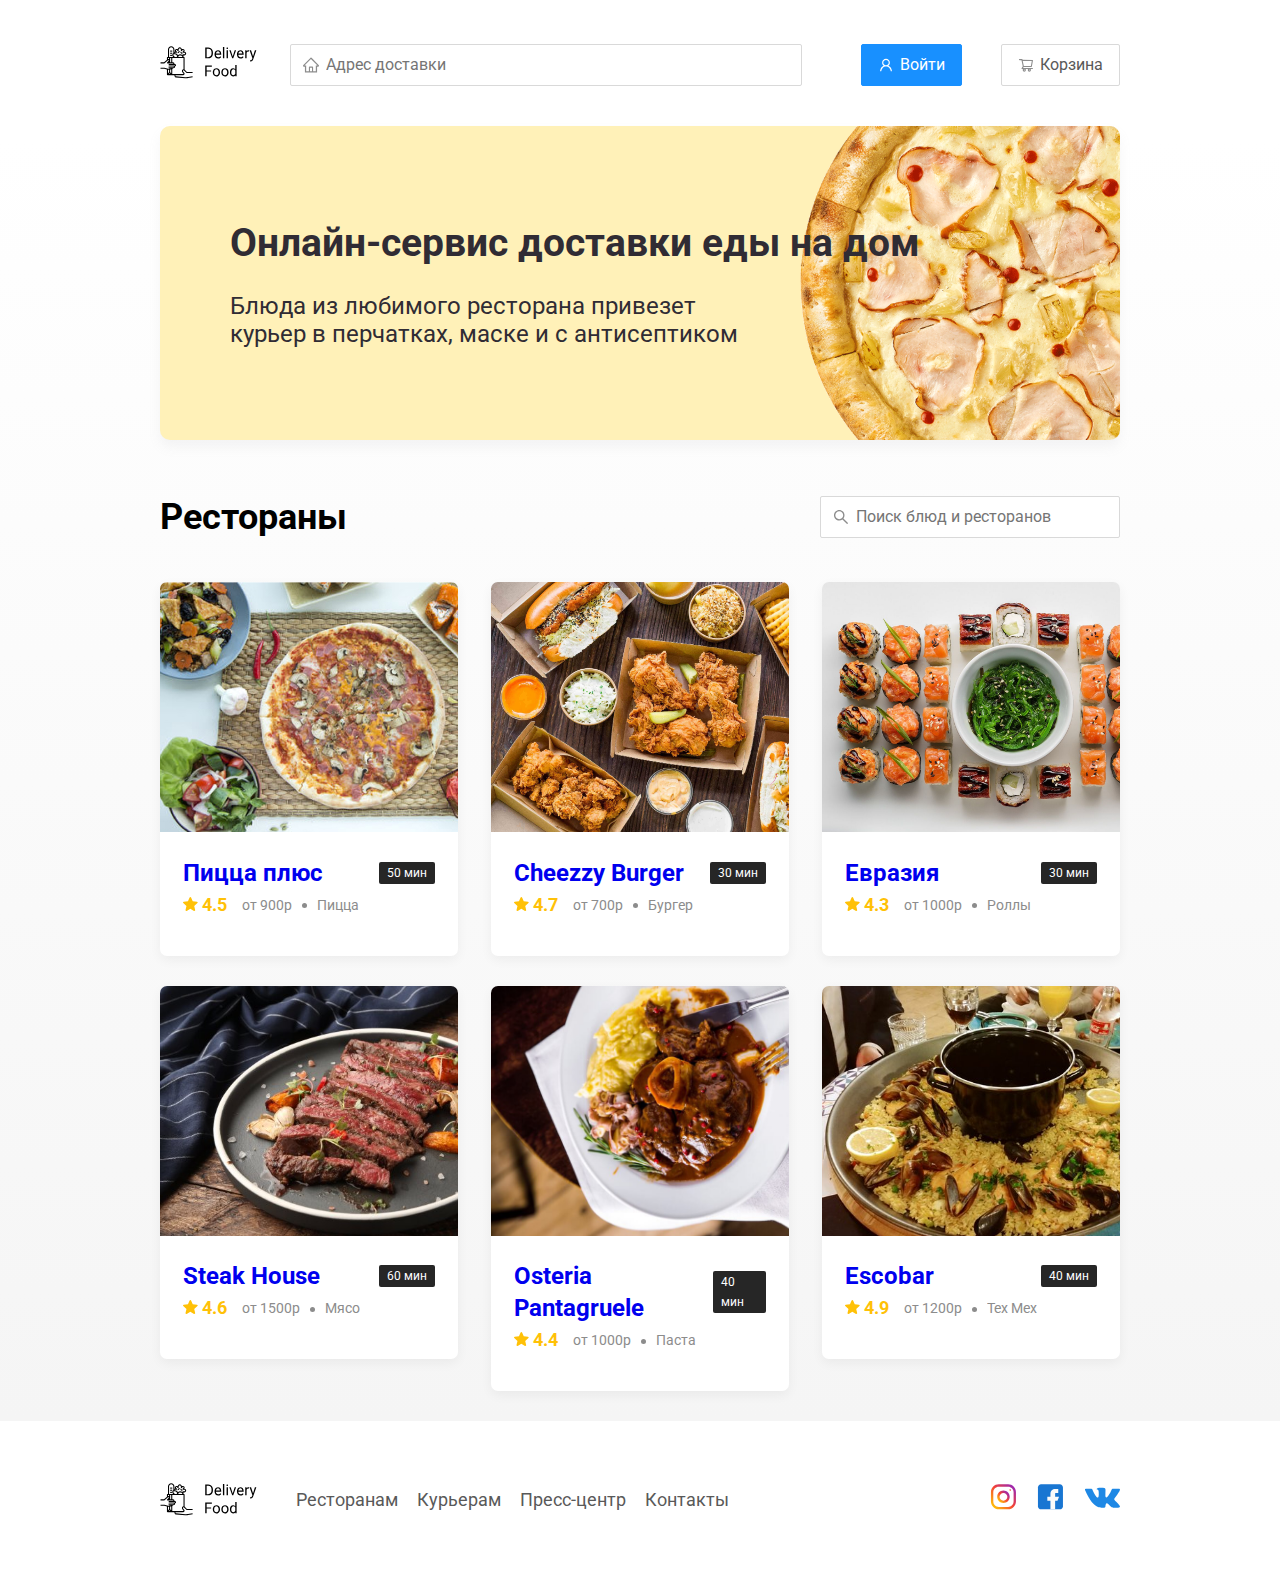
<file: 0markup/index.html>
<!DOCTYPE html>
<html lang="ru">
    <head>
        <title>Vandal Junk-Food</title>
        <meta charset = "utf-8">
        <meta name="viewport" content="width=device-width, initial-scale=1.0">
        <link href="https://fonts.googleapis.com/css2?family=Roboto:wght@700&display=swap" rel="stylesheet">
        <link rel="stylesheet" href="css/normalize.css">
        <link rel="stylesheet" href="css/style.css">
    </head>
    <body>
    	<div class="container">
	        <header class="header">
	        	<a href="index.html" class="logo">
					<img src="img/logo.svg" alt="Logo">
	        	</a>
	        	
	        	<input type="text" class="input input-address" placeholder="Адрес доставки">
	        	<div class="buttons"></div>
	        	<button class="button button-primary">
	        		<img src="img/icon_container.svg" alt="user" class="button-icon">
	        		<span class="button-text">Войти</span>
	        	</button>
	        	<button class="button">
	        		<img src="img/shopping-cart.svg" alt="shopping cart" class="button-icon">
	        		<span class="button-text">Корзина</span>
	        	</button>
	        </header>
	        
	    </div>
	    <main class="main">
	    	<div class="container">
	    		<section class="promo">
	        	<h1 class="promo-title">Онлайн-сервис доставки еды на дом</h1>
	        	<p class="promo-text">Блюда из любимого ресторана привезет курьер в перчатках, маске и с антисептиком</p>
	        </section>
	        <section class="restaurants">
	        	<div class="section-heading">
	        		<h2 class="section-title">Рестораны</h2>
	        		 <input type="text" class="input input-search" placeholder="Поиск блюд и ресторанов">
	        	</div>
	        	<div class="cards">
	        		<a href="restaurant1.html" class="card">
	        			<img src="img/image1.jpg" alt="image" class="card-image">
	        			<div class="card-text">
	        				<div class="card-heading">
	        					<h3 class="card-title">Пицца плюс</h3>
	        					<span class="card-tag tag">50 мин</span>
	        				</div>
	        				<div class="card-info">
	        					<div class="rating">
	        						<img src="img/vector.svg" alt="rating" class="rating-star">
	        					4.5</div>
	        					<div class="price">от 900р</div>
	        					<div class="category">Пицца</div>
	        				</div>
	        			</div>
	        		</a>
	        		<a href="restaurant2.html" class="card">
	        			<img src="img/chizzyburger.jpeg" alt="image" class="card-image">
	        			<div class="card-text">
	        				<div class="card-heading">
	        					<h3 class="card-title">Cheezzy Burger</h3>
	        					<span class="card-tag tag">30 мин</span>
	        				</div>
	        				<div class="card-info">
	        					<div class="rating">
	        						<img src="img/vector.svg" alt="rating" class="rating-star">
	        					4.7</div>
	        					<div class="price">от 700р</div>
	        					<div class="category">Бургер</div>
	        				</div>
	        			</div>
	        		</a>
	        		<a href="restaurant3.html" class="card">
	        			<img src="img/sysi.jpg" alt="image" class="card-image">
	        			<div class="card-text">
	        				<div class="card-heading">
	        					<h3 class="card-title">Евразия</h3>
	        					<span class="card-tag tag">30 мин</span>
	        				</div>
	        				<div class="card-info">
	        					<div class="rating">
	        						<img src="img/vector.svg" alt="rating" class="rating-star">
	        					4.3</div>
	        					<div class="price">от 1000р</div>
	        					<div class="category">Роллы</div>
	        				</div>
	        			</div>
	        		</a>
	        		<a href="restaurant4.html" class="card">
	        			<img src="img/steak.jpg" alt="image" class="card-image">
	        			<div class="card-text">
	        				<div class="card-heading">
	        					<h3 class="card-title">Steak House</h3>
	        					<span class="card-tag tag">60 мин</span>
	        				</div>
	        				<div class="card-info">
	        					<div class="rating">
	        						<img src="img/vector.svg" alt="rating" class="rating-star">
	        					4.6</div>
	        					<div class="price">от 1500р</div>
	        					<div class="category">Мясо</div>
	        				</div>
	        			</div>
	        		</a>
	        		<a href="restaurant5.html" class="card">
	        			<img src="img/osteria.jpg" alt="image" class="card-image">
	        			<div class="card-text">
	        				<div class="card-heading">
	        					<h3 class="card-title">Osteria Pantagruele</h3>
	        					<span class="card-tag tag">40 мин</span>
	        				</div>
	        				<div class="card-info">
	        					<div class="rating">
	        						<img src="img/vector.svg" alt="rating" class="rating-star">
	        					4.4</div>
	        					<div class="price">от 1000р</div>
	        					<div class="category">Паста</div>
	        				</div>
	        			</div>
	        		</a>
	        		<a href="restaurant6.html" class="card">
	        			<img src="img/esco.jpg" alt="image" class="card-image">
	        			<div class="card-text">
	        				<div class="card-heading">
	        					<h3 class="card-title">Escobar</h3>
	        					<span class="card-tag tag">40 мин</span>
	        				</div>
	        				<div class="card-info">
	        					<div class="rating">
	        						<img src="img/vector.svg" alt="rating" class="rating-star">
	        					4.9</div>
	        					<div class="price">от 1200р</div>
	        					<div class="category">Tex Mex</div>
	        				</div>
	        			</div>
	        		</a>
	        	</div>
	        </section>
	    	</div>
	    </main>
	    <footer class="footer">
	    	<div class="container">
	    		<div class="footer-block">
	    			<img src="img/logo.svg" alt="logo" class="logo footer-logo">
	    			<nav class="footer-nav">
	    				<a href="#" class="footer-link">Ресторанам</a>
	    				<a href="#" class="footer-link">Курьерам</a>
	    				<a href="#" class="footer-link">Пресс-центр</a>
	    				<a href="#" class="footer-link">Контакты</a>
	    			</nav>
	    			<div class="social-links">
	    				<a href="#" class="social-link"><img src="img/inst.svg" alt="instagram"></a>
	    				<a href="#" class="social-link"><img src="img/fb.svg" alt="facebook"></a>
	    				<a href="#" class="social-link"><img src="img/vk.svg" alt="vkontakte"></a>
	    			</div>
	    			
	    		</div>
	    		
	    	</div>
	    	
	    </footer>
    </body>
</html>
</file>
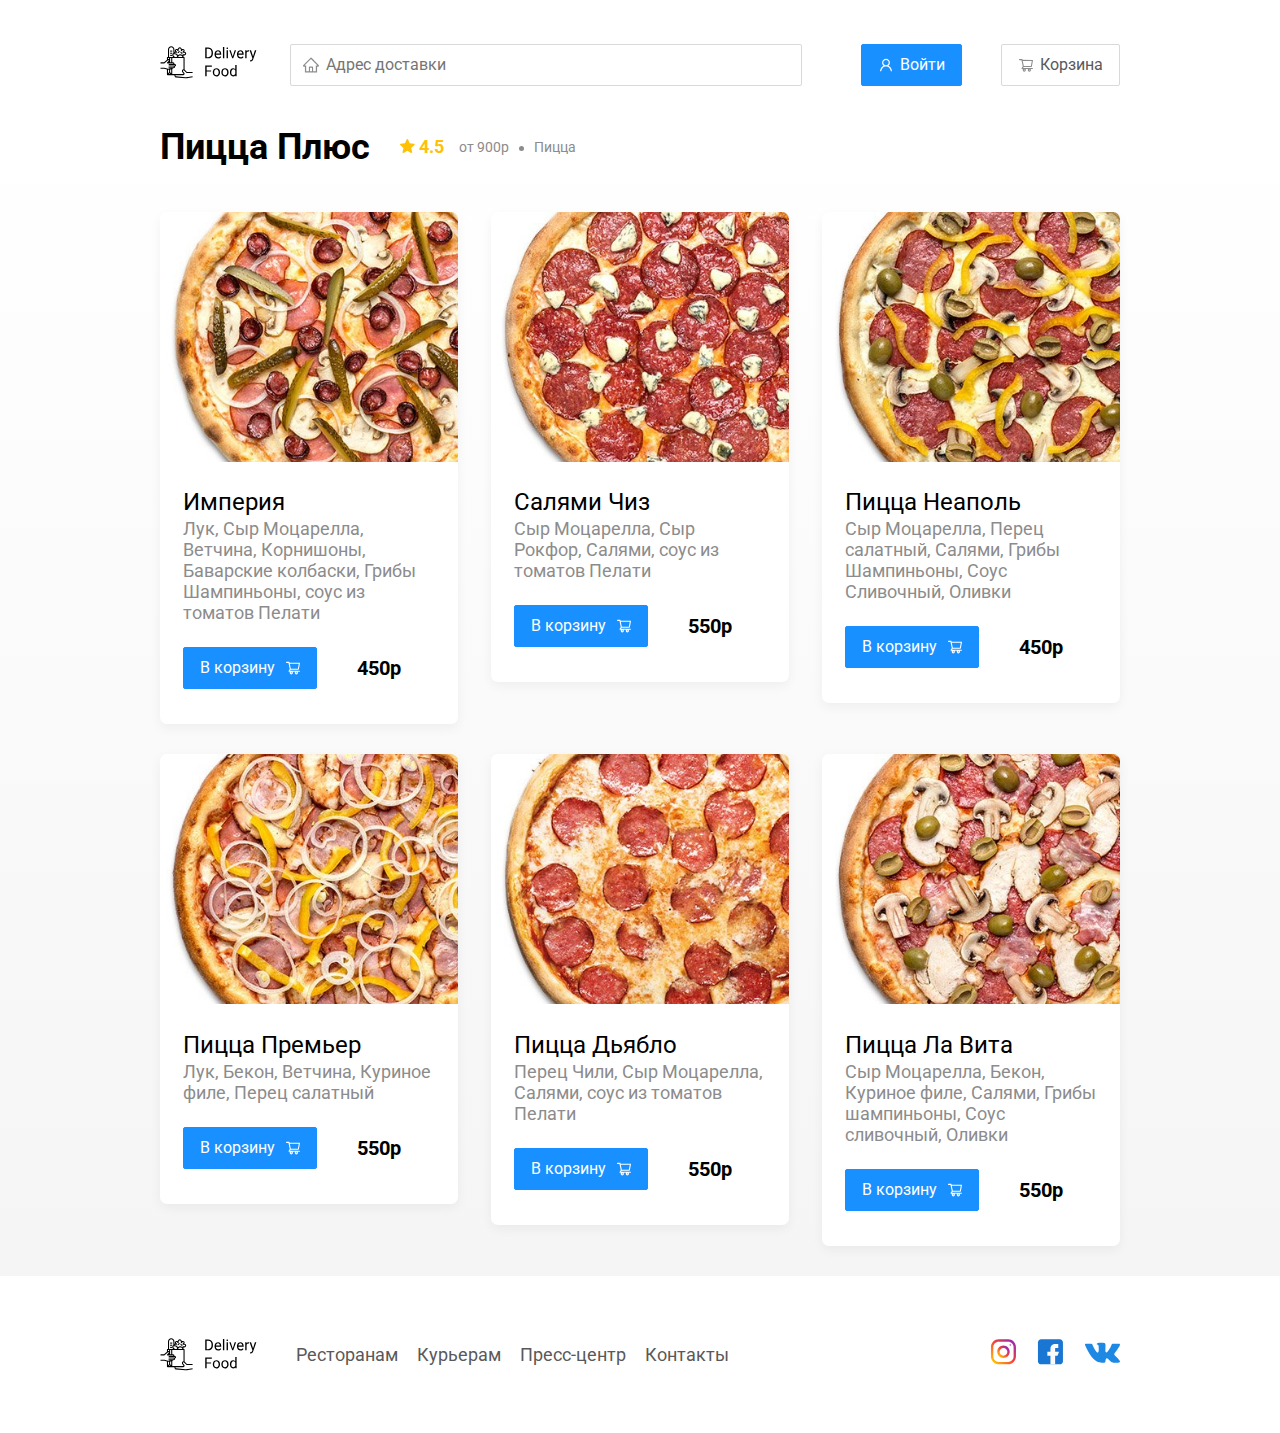
<file: 0markup/restaurant1.html>
<!DOCTYPE html>
<html lang="ru">
    <head>
        <title>Пицца Плюс</title>
        <meta charset = "utf-8">
        <meta name="viewport" content="width=device-width, initial-scale=1.0">
        <link href="https://fonts.googleapis.com/css2?family=Roboto:wght@700&display=swap" rel="stylesheet">
        <link rel="stylesheet" href="css/normalize.css">
        <link rel="stylesheet" href="https://cdnjs.cloudflare.com/ajax/libs/animate.css/4.1.1/animate.min.css">
        <link rel="stylesheet" href="css/style.css">
    </head>
    <body>
    	<div class="container">
	        <header class="header">
	        	<a href="index.html" class="logo animate__animated animate__flash">
					<img src="img/logo.svg" alt="Logo">
	        	</a>
	        	<input type="text" class="input input-address" placeholder="Адрес доставки">
	        	<div class="buttons"></div>
	        	<button class="button button-primary">
	        		<img src="img/icon_container.svg" alt="user" class="button-icon">
	        		<span class="button-text">Войти</span>
	        	</button>
	        	<button class="button" id="cart-button">
	        		<img src="img/shopping-cart.svg" alt="shopping cart" class="button-icon">
	        		<span class="button-text">Корзина</span>
	        	</button>
	        </header>
	        
	    </div>
	    <main class="main">
	    	<div class="container">
	    		
	        <section class="restaurants">
	        	<div class="section-heading">
	        		<h2 class="section-title">Пицца Плюс</h2>
	        		 <div class="card-info">
	        					<div class="rating">
	        						<img src="img/vector.svg" alt="rating" class="rating-star">
	        					4.5</div>
	        					<div class="price">от 900р</div>
	        					<div class="category">Пицца</div>
	        		 </div>
	        	</div>
	        	<div class="cards">
	        		<div class="card">
	        			<img src="img/pizimpr.jpg" alt="image" class="card-image">
	        			<div class="card-text">
	        				<div class="card-heading">
	        					<h3 class="card-title card-title-reg">Империя</h3>
	        					
	        				</div>
	        				<div class="card-info">
	        					
	        					
	        					<div class="ingredients">Лук, Сыр Моцарелла, Ветчина, Корнишоны, Баварские колбаски, Грибы Шампиньоны, соус из томатов Пелати</div>
	        				</div>
	        				<div class="card-buttons">
	        					<button class="button button-primary">
	        						<span class="button-card-text">В корзину</span>
	        						<img src="img/cart-shopping.svg" alt="shopping-cart" class="button-card-image">

	        					</button>
	        					<strong class="card-price-bold">450p</strong>
	        				</div>
	        			</div>
	        		</div>
	        		<div class="card">
	        			<img src="img/Pizslm.jpg" alt="image" class="card-image">
	        			<div class="card-text">
	        				<div class="card-heading">
	        					<h3 class="card-title card-title-reg">Салями Чиз</h3>
	        					
	        				</div>
	        				<div class="card-info">
	        					
	        					
	        					<div class="ingredients">Сыр Моцарелла, Сыр Рокфор, Салями, соус из томатов Пелати</div>
	        				</div>
	        				<div class="card-buttons">
	        					<button class="button button-primary">
	        						<span class="button-card-text">В корзину</span>
	        						<img src="img/cart-shopping.svg" alt="shopping-cart" class="button-card-image">

	        					</button>
	        					<strong class="card-price-bold">550p</strong>
	        				</div>
	        			</div>
	        		</div>
	        		<div class="card">
	        			<img src="img/piznpl.jpg" alt="image" class="card-image">
	        			<div class="card-text">
	        				<div class="card-heading">
	        					<h3 class="card-title card-title-reg">Пицца Неаполь</h3>
	        					
	        				</div>
	        				<div class="card-info">
	        					
	        					
	        					<div class="ingredients">Сыр Моцарелла, Перец салатный, Салями, Грибы Шампиньоны, Соус Сливочный, Оливки</div>
	        				</div>
	        				<div class="card-buttons">
	        					<button class="button button-primary">
	        						<span class="button-card-text">В корзину</span>
	        						<img src="img/cart-shopping.svg" alt="shopping-cart" class="button-card-image">

	        					</button>
	        					<strong class="card-price-bold">450p</strong>
	        				</div>
	        			</div>
	        		</div>
	        		<div class="card">
	        			<img src="img/pizprmr.jpg" alt="image" class="card-image">
	        			<div class="card-text">
	        				<div class="card-heading">
	        					<h3 class="card-title card-title-reg">Пицца Премьер</h3>
	        					
	        				</div>
	        				<div class="card-info">
	        					
	        					
	        					<div class="ingredients">Лук, Бекон, Ветчина, Куриное филе, Перец салатный</div>
	        				</div>
	        				<div class="card-buttons">
	        					<button class="button button-primary">
	        						<span class="button-card-text">В корзину</span>
	        						<img src="img/cart-shopping.svg" alt="shopping-cart" class="button-card-image">

	        					</button>
	        					<strong class="card-price-bold">550p</strong>
	        				</div>
	        			</div>
	        		</div>
	        		<div class="card">
	        			<img src="img/pizdyablo.jpg" alt="image" class="card-image">
	        			<div class="card-text">
	        				<div class="card-heading">
	        					<h3 class="card-title card-title-reg">Пицца Дьябло</h3>
	        					
	        				</div>
	        				<div class="card-info">
	        					
	        					
	        					<div class="ingredients">Перец Чили, Сыр Моцарелла, Салями, соус из томатов Пелати</div>
	        				</div>
	        				<div class="card-buttons">
	        					<button class="button button-primary">
	        						<span class="button-card-text">В корзину</span>
	        						<img src="img/cart-shopping.svg" alt="shopping-cart" class="button-card-image">

	        					</button>
	        					<strong class="card-price-bold">550p</strong>
	        				</div>
	        			</div>
	        		</div>
	        		<div class="card">
	        			<img src="img/pizlvt.jpg" alt="image" class="card-image">
	        			<div class="card-text">
	        				<div class="card-heading">
	        					<h3 class="card-title card-title-reg">Пицца Ла Вита</h3>
	        					
	        				</div>
	        				<div class="card-info">
	        					
	        					
	        					<div class="ingredients">Сыр Моцарелла, Бекон, Куриное филе, Салями, Грибы шампиньоны, Соус сливочный, Оливки</div>
	        				</div>
	        				<div class="card-buttons">
	        					<button class="button button-primary">
	        						<span class="button-card-text">В корзину</span>
	        						<img src="img/cart-shopping.svg" alt="shopping-cart" class="button-card-image">

	        					</button>
	        					<strong class="card-price-bold">550p</strong>
	        				</div>
	        			</div>
	        		</div>
	        	</div>
	        </section>
	    	</div>
	    </main>
	    <footer class="footer">
	    	<div class="container">
	    		<div class="footer-block">
	    			<img src="img/logo.svg" alt="logo" class="logo footer-logo">
	    			<nav class="footer-nav">
	    				<a href="#" class="footer-link">Ресторанам</a>
	    				<a href="#" class="footer-link">Курьерам</a>
	    				<a href="#" class="footer-link">Пресс-центр</a>
	    				<a href="#" class="footer-link">Контакты</a>
	    			</nav>
	    			<div class="social-links">
	    				<a href="#" class="social-link"><img src="img/inst.svg" alt="instagram"></a>
	    				<a href="#" class="social-link"><img src="img/fb.svg" alt="facebook"></a>
	    				<a href="#" class="social-link"><img src="img/vk.svg" alt="vkontakte"></a>
	    			</div>
	    			
	    		</div>
	    		
	    	</div>
	    	
	    </footer>
	    <div class="modal">
	    	<div class="modal-dialog">
	    		<div class="modal-header">
	    			<h3 class="modal-title">Корзина</h3>
	    			<button class="close">&times;</button>
	    		</div>
	    		<div class="modal-body">
	    			<div class="food-row">
	    				<span class="food-name">Пицца Премьер</span>
	    				<strong class="food-price">550p</strong>
	    				<div class="food-counter">
	    					<button class="counter-button">-</button>
	    					<span class="counter">1</span>
	    					<button class="counter-button">+</button>
	    				</div>
	    			</div>
	    			<div class="food-row">
	    				<span class="food-name">Пицца Премьер</span>
	    				<strong class="food-price">550p</strong>
	    				<div class="food-counter">
	    					<button class="counter-button">-</button>
	    					<span class="counter">1</span>
	    					<button class="counter-button">+</button>
	    				</div>
	    			</div>
	    			<div class="food-row">
	    				<span class="food-name">Пицца Премьер</span>
	    				<strong class="food-price">550p</strong>
	    				<div class="food-counter">
	    					<button class="counter-button">-</button>
	    					<span class="counter">1</span>
	    					<button class="counter-button">+</button>
	    				</div>
	    			</div>
	    			<div class="food-row">
	    				<span class="food-name">Пицца Премьер</span>
	    				<strong class="food-price">550p</strong>
	    				<div class="food-counter">
	    					<button class="counter-button">-</button>
	    					<span class="counter">1</span>
	    					<button class="counter-button">+</button>
	    				</div>
	    			</div>
	    		</div>
	    		<div class="modal-footer">
	    			<span class="modal-pricetag">2200p</span>
	    			<div class="footer-buttons">
	    				<button class="button button-primary">Оформить заказ</button>
	    				<button class="button">Отмена</button>
	    			</div>
	    		</div>
	    	</div>
	    </div>
	    <script src="js/wow.min.js"></script>
	    <script src="js/main.js"></script>
    </body>
</html>
</file>
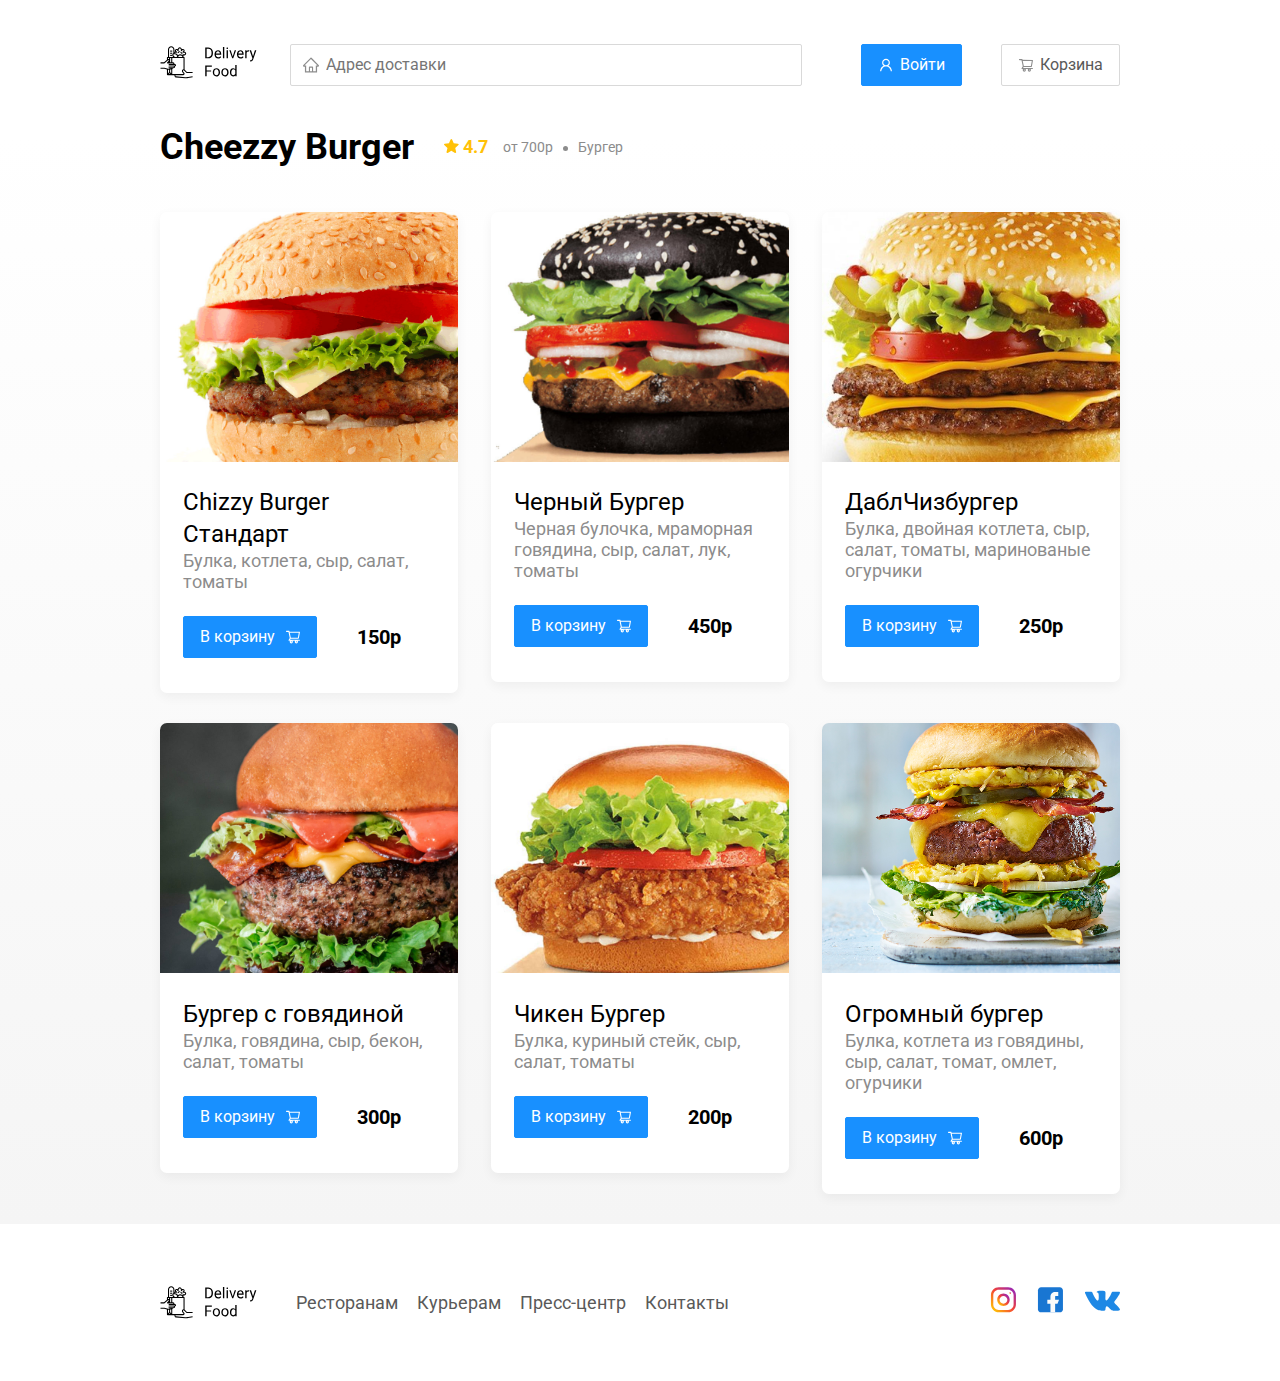
<file: 0markup/restaurant2.html>
<!DOCTYPE html>
<html lang="ru">
    <head>
        <title>Cheezzy Burger</title>
        <meta charset = "utf-8">
        <meta name="viewport" content="width=device-width, initial-scale=1.0">
        <link href="https://fonts.googleapis.com/css2?family=Roboto:wght@700&display=swap" rel="stylesheet">
        <link rel="stylesheet" href="css/normalize.css">
        <link rel="stylesheet" href="css/style.css">
    </head>
    <body>
    	<div class="container">
	        <header class="header">
	        	<a href="index.html" class="logo">
					<img src="img/logo.svg" alt="Logo">
	        	</a>
	        	<input type="text" class="input input-address" placeholder="Адрес доставки">
	        	<div class="buttons"></div>
	        	<button class="button button-primary">
	        		<img src="img/icon_container.svg" alt="user" class="button-icon">
	        		<span class="button-text">Войти</span>
	        	</button>
	        	<button class="button">
	        		<img src="img/shopping-cart.svg" alt="shopping cart" class="button-icon">
	        		<span class="button-text">Корзина</span>
	        	</button>
	        </header>
	        
	    </div>
	    <main class="main">
	    	<div class="container">
	    		
	        <section class="restaurants">
	        	<div class="section-heading">
	        		<h2 class="section-title">Cheezzy Burger</h2>
	        		 <div class="card-info">
	        					<div class="rating">
	        						<img src="img/vector.svg" alt="rating" class="rating-star">
	        					4.7</div>
	        					<div class="price">от 700р</div>
	        					<div class="category">Бургер</div>
	        		 </div>
	        	</div>
	        	<div class="cards">
	        		<div class="card">
	        			<img src="img/burger1.jpg" alt="image" class="card-image">
	        			<div class="card-text">
	        				<div class="card-heading">
	        					<h3 class="card-title card-title-reg">Chizzy Burger Стандарт</h3>
	        					
	        				</div>
	        				<div class="card-info">
	        					
	        					
	        					<div class="ingredients">Булка, котлета, сыр, салат, томаты</div>
	        				</div>
	        				<div class="card-buttons">
	        					<button class="button button-primary">
	        						<span class="button-card-text">В корзину</span>
	        						<img src="img/cart-shopping.svg" alt="shopping-cart" class="button-card-image">

	        					</button>
	        					<strong class="card-price-bold">150p</strong>
	        				</div>
	        			</div>
	        		</div>
	        		<div class="card">
	        			<img src="img/bburger.jpg" alt="image" class="card-image">
	        			<div class="card-text">
	        				<div class="card-heading">
	        					<h3 class="card-title card-title-reg">Черный Бургер</h3>
	        					
	        				</div>
	        				<div class="card-info">
	        					
	        					
	        					<div class="ingredients">Черная булочка, мраморная говядина, сыр, салат, лук, томаты</div>
	        				</div>
	        				<div class="card-buttons">
	        					<button class="button button-primary">
	        						<span class="button-card-text">В корзину</span>
	        						<img src="img/cart-shopping.svg" alt="shopping-cart" class="button-card-image">

	        					</button>
	        					<strong class="card-price-bold">450p</strong>
	        				</div>
	        			</div>
	        		</div>
	        		<div class="card">
	        			<img src="img/dablchizz.jpg" alt="image" class="card-image">
	        			<div class="card-text">
	        				<div class="card-heading">
	        					<h3 class="card-title card-title-reg">ДаблЧизбургер</h3>
	        					
	        				</div>
	        				<div class="card-info">
	        					
	        					
	        					<div class="ingredients">Булка, двойная котлета, сыр, салат, томаты, маринованые огурчики</div>
	        				</div>
	        				<div class="card-buttons">
	        					<button class="button button-primary">
	        						<span class="button-card-text">В корзину</span>
	        						<img src="img/cart-shopping.svg" alt="shopping-cart" class="button-card-image">

	        					</button>
	        					<strong class="card-price-bold">250p</strong>
	        				</div>
	        			</div>
	        		</div>
	        		<div class="card">
	        			<img src="img/beefburger.jpg" alt="image" class="card-image">
	        			<div class="card-text">
	        				<div class="card-heading">
	        					<h3 class="card-title card-title-reg">Бургер с говядиной</h3>
	        					
	        				</div>
	        				<div class="card-info">
	        					
	        					
	        					<div class="ingredients">Булка, говядина, сыр, бекон, салат, томаты</div>
	        				</div>
	        				<div class="card-buttons">
	        					<button class="button button-primary">
	        						<span class="button-card-text">В корзину</span>
	        						<img src="img/cart-shopping.svg" alt="shopping-cart" class="button-card-image">

	        					</button>
	        					<strong class="card-price-bold">300p</strong>
	        				</div>
	        			</div>
	        		</div>
	        		<div class="card">
	        			<img src="img/cburger.jpg" alt="image" class="card-image">
	        			<div class="card-text">
	        				<div class="card-heading">
	        					<h3 class="card-title card-title-reg">Чикен Бургер</h3>
	        					
	        				</div>
	        				<div class="card-info">
	        					
	        					
	        					<div class="ingredients">Булка, куриный стейк, сыр, салат, томаты</div>
	        				</div>
	        				<div class="card-buttons">
	        					<button class="button button-primary">
	        						<span class="button-card-text">В корзину</span>
	        						<img src="img/cart-shopping.svg" alt="shopping-cart" class="button-card-image">

	        					</button>
	        					<strong class="card-price-bold">200p</strong>
	        				</div>
	        			</div>
	        		</div>
	        		<div class="card">
	        			<img src="img/ultburger.jpeg" alt="image" class="card-image">
	        			<div class="card-text">
	        				<div class="card-heading">
	        					<h3 class="card-title card-title-reg">Огромный бургер</h3>
	        					
	        				</div>
	        				<div class="card-info">
	        					
	        					
	        					<div class="ingredients">Булка, котлета из говядины, сыр, салат, томат, омлет, огурчики</div>
	        				</div>
	        				<div class="card-buttons">
	        					<button class="button button-primary">
	        						<span class="button-card-text">В корзину</span>
	        						<img src="img/cart-shopping.svg" alt="shopping-cart" class="button-card-image">

	        					</button>
	        					<strong class="card-price-bold">600p</strong>
	        				</div>
	        			</div>
	        		</div>
	        	</div>
	        </section>
	    	</div>
	    </main>
	    <footer class="footer">
	    	<div class="container">
	    		<div class="footer-block">
	    			<img src="img/logo.svg" alt="logo" class="logo footer-logo">
	    			<nav class="footer-nav">
	    				<a href="#" class="footer-link">Ресторанам</a>
	    				<a href="#" class="footer-link">Курьерам</a>
	    				<a href="#" class="footer-link">Пресс-центр</a>
	    				<a href="#" class="footer-link">Контакты</a>
	    			</nav>
	    			<div class="social-links">
	    				<a href="#" class="social-link"><img src="img/inst.svg" alt="instagram"></a>
	    				<a href="#" class="social-link"><img src="img/fb.svg" alt="facebook"></a>
	    				<a href="#" class="social-link"><img src="img/vk.svg" alt="vkontakte"></a>
	    			</div>
	    			
	    		</div>
	    		
	    	</div>
	    	
	    </footer>
    </body>
</html>
</file>
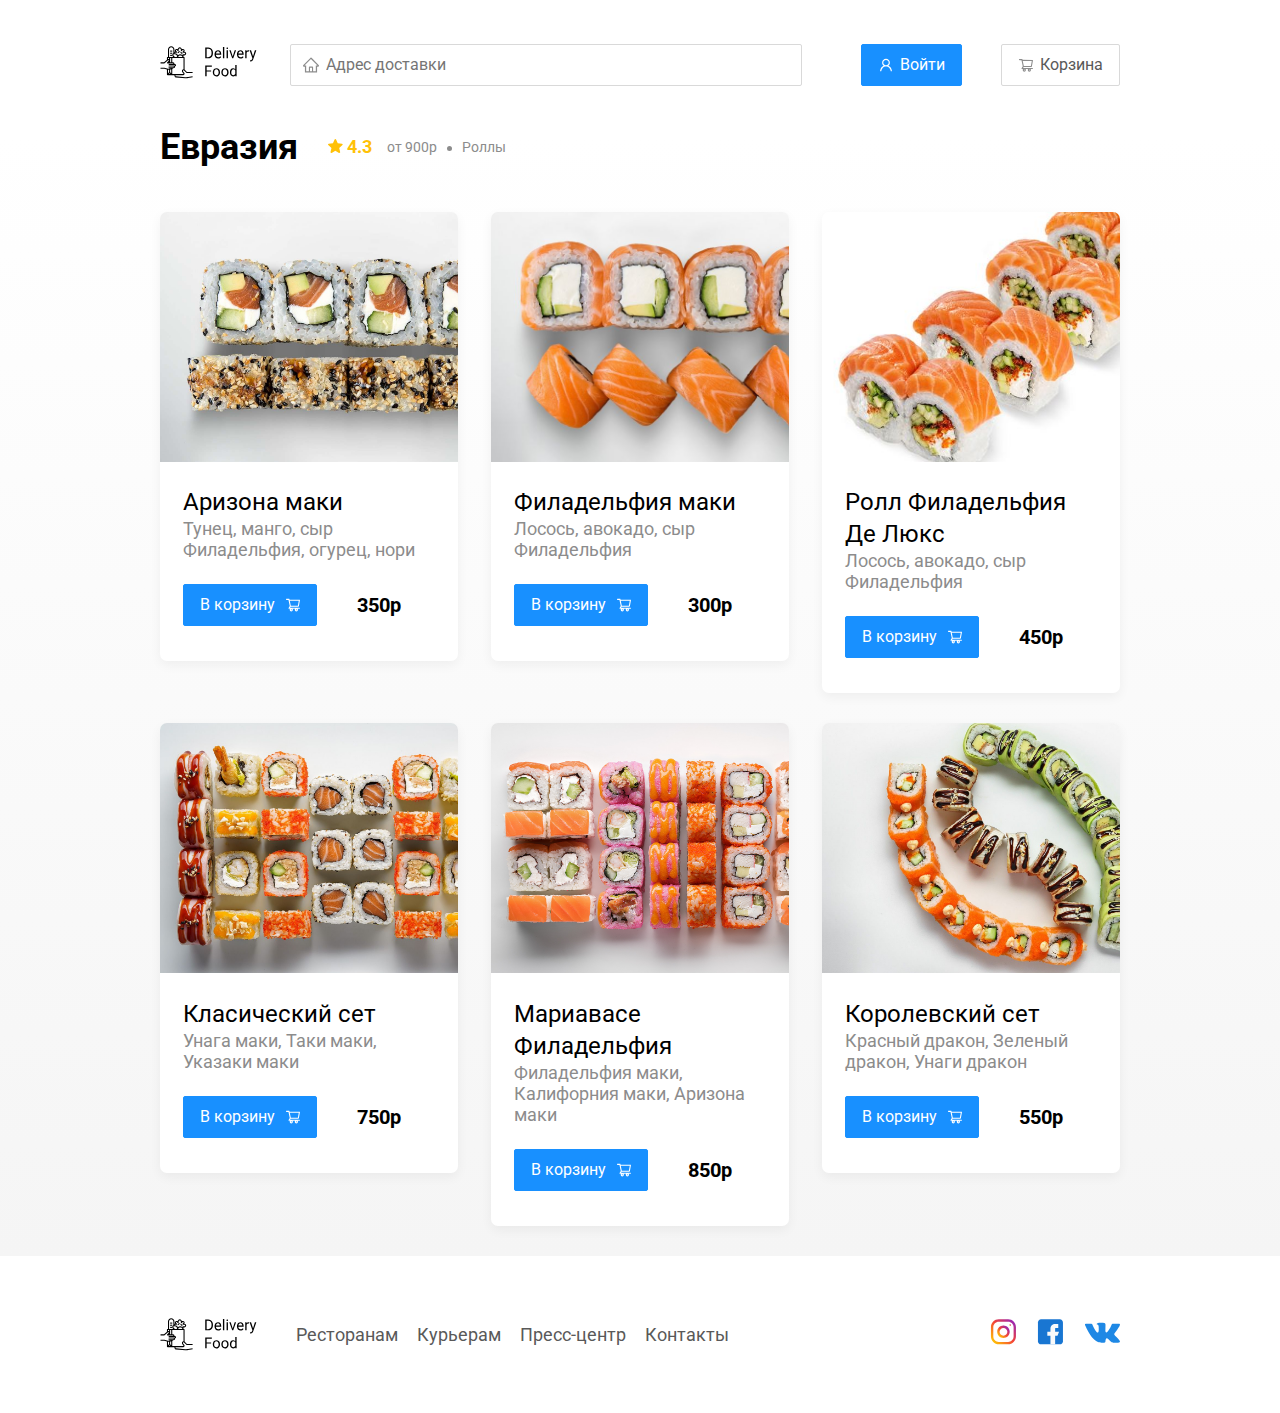
<file: 0markup/restaurant3.html>
<!DOCTYPE html>
<html lang="ru">
    <head>
        <title>Евразия</title>
        <meta charset = "utf-8">
        <meta name="viewport" content="width=device-width, initial-scale=1.0">
        <link href="https://fonts.googleapis.com/css2?family=Roboto:wght@700&display=swap" rel="stylesheet">
        <link rel="stylesheet" href="css/normalize.css">
        <link rel="stylesheet" href="css/style.css">
    </head>
    <body>
    	<div class="container">
	        <header class="header">
	        	<a href="index.html" class="logo">
					<img src="img/logo.svg" alt="Logo">
	        	</a>
	        	<input type="text" class="input input-address" placeholder="Адрес доставки">
	        	<div class="buttons"></div>
	        	<button class="button button-primary">
	        		<img src="img/icon_container.svg" alt="user" class="button-icon">
	        		<span class="button-text">Войти</span>
	        	</button>
	        	<button class="button">
	        		<img src="img/shopping-cart.svg" alt="shopping cart" class="button-icon">
	        		<span class="button-text">Корзина</span>
	        	</button>
	        </header>
	        
	    </div>
	    <main class="main">
	    	<div class="container">
	    		
	        <section class="restaurants">
	        	<div class="section-heading">
	        		<h2 class="section-title">Евразия</h2>
	        		 <div class="card-info">
	        					<div class="rating">
	        						<img src="img/vector.svg" alt="rating" class="rating-star">
	        					4.3</div>
	        					<div class="price">от 900р</div>
	        					<div class="category">Роллы</div>
	        		 </div>
	        	</div>
	        	<div class="cards">
	        		<div class="card">
	        			<img src="img/amaki.jpg" alt="image" class="card-image">
	        			<div class="card-text">
	        				<div class="card-heading">
	        					<h3 class="card-title card-title-reg">Аризона маки</h3>
	        					
	        				</div>
	        				<div class="card-info">
	        					
	        					
	        					<div class="ingredients">Тунец, манго, сыр Филадельфия, огурец, нори</div>
	        				</div>
	        				<div class="card-buttons">
	        					<button class="button button-primary">
	        						<span class="button-card-text">В корзину</span>
	        						<img src="img/cart-shopping.svg" alt="shopping-cart" class="button-card-image">

	        					</button>
	        					<strong class="card-price-bold">350p</strong>
	        				</div>
	        			</div>
	        		</div>
	        		<div class="card">
	        			<img src="img/filroll.jpg" alt="image" class="card-image">
	        			<div class="card-text">
	        				<div class="card-heading">
	        					<h3 class="card-title card-title-reg">Филадельфия маки</h3>
	        					
	        				</div>
	        				<div class="card-info">
	        					
	        					
	        					<div class="ingredients">Лосось, авокадо, сыр Филадельфия</div>
	        				</div>
	        				<div class="card-buttons">
	        					<button class="button button-primary">
	        						<span class="button-card-text">В корзину</span>
	        						<img src="img/cart-shopping.svg" alt="shopping-cart" class="button-card-image">

	        					</button>
	        					<strong class="card-price-bold">300p</strong>
	        				</div>
	        			</div>
	        		</div>
	        		<div class="card">
	        			<img src="img/rolldlx.jpg" alt="image" class="card-image">
	        			<div class="card-text">
	        				<div class="card-heading">
	        					<h3 class="card-title card-title-reg">Ролл Филадельфия Де Люкс</h3>
	        					
	        				</div>
	        				<div class="card-info">
	        					
	        					
	        					<div class="ingredients">Лосось, авокадо, сыр Филадельфия</div>
	        				</div>
	        				<div class="card-buttons">
	        					<button class="button button-primary">
	        						<span class="button-card-text">В корзину</span>
	        						<img src="img/cart-shopping.svg" alt="shopping-cart" class="button-card-image">

	        					</button>
	        					<strong class="card-price-bold">450p</strong>
	        				</div>
	        			</div>
	        		</div>
	        		<div class="card">
	        			<img src="img/cset.jpg" alt="image" class="card-image">
	        			<div class="card-text">
	        				<div class="card-heading">
	        					<h3 class="card-title card-title-reg">Класический сет</h3>
	        					
	        				</div>
	        				<div class="card-info">
	        					
	        					
	        					<div class="ingredients">Унага маки, Таки маки, Указаки маки</div>
	        				</div>
	        				<div class="card-buttons">
	        					<button class="button button-primary">
	        						<span class="button-card-text">В корзину</span>
	        						<img src="img/cart-shopping.svg" alt="shopping-cart" class="button-card-image">

	        					</button>
	        					<strong class="card-price-bold">750p</strong>
	        				</div>
	        			</div>
	        		</div>
	        		<div class="card">
	        			<img src="img/mmaki.jpg" alt="image" class="card-image">
	        			<div class="card-text">
	        				<div class="card-heading">
	        					<h3 class="card-title card-title-reg">Мариавасе Филадельфия</h3>
	        					
	        				</div>
	        				<div class="card-info">
	        					
	        					
	        					<div class="ingredients">Филадельфия маки, Калифорния маки, Аризона маки</div>
	        				</div>
	        				<div class="card-buttons">
	        					<button class="button button-primary">
	        						<span class="button-card-text">В корзину</span>
	        						<img src="img/cart-shopping.svg" alt="shopping-cart" class="button-card-image">

	        					</button>
	        					<strong class="card-price-bold">850p</strong>
	        				</div>
	        			</div>
	        		</div>
	        		<div class="card">
	        			<img src="img/kingset.jpg" alt="image" class="card-image">
	        			<div class="card-text">
	        				<div class="card-heading">
	        					<h3 class="card-title card-title-reg">Королевский сет</h3>
	        					
	        				</div>
	        				<div class="card-info">
	        					
	        					
	        					<div class="ingredients">Красный дракон, Зеленый дракон, Унаги дракон</div>
	        				</div>
	        				<div class="card-buttons">
	        					<button class="button button-primary">
	        						<span class="button-card-text">В корзину</span>
	        						<img src="img/cart-shopping.svg" alt="shopping-cart" class="button-card-image">

	        					</button>
	        					<strong class="card-price-bold">550p</strong>
	        				</div>
	        			</div>
	        		</div>
	        	</div>
	        </section>
	    	</div>
	    </main>
	    <footer class="footer">
	    	<div class="container">
	    		<div class="footer-block">
	    			<img src="img/logo.svg" alt="logo" class="logo footer-logo">
	    			<nav class="footer-nav">
	    				<a href="#" class="footer-link">Ресторанам</a>
	    				<a href="#" class="footer-link">Курьерам</a>
	    				<a href="#" class="footer-link">Пресс-центр</a>
	    				<a href="#" class="footer-link">Контакты</a>
	    			</nav>
	    			<div class="social-links">
	    				<a href="#" class="social-link"><img src="img/inst.svg" alt="instagram"></a>
	    				<a href="#" class="social-link"><img src="img/fb.svg" alt="facebook"></a>
	    				<a href="#" class="social-link"><img src="img/vk.svg" alt="vkontakte"></a>
	    			</div>
	    			
	    		</div>
	    		
	    	</div>
	    	
	    </footer>
    </body>
</html>
</file>
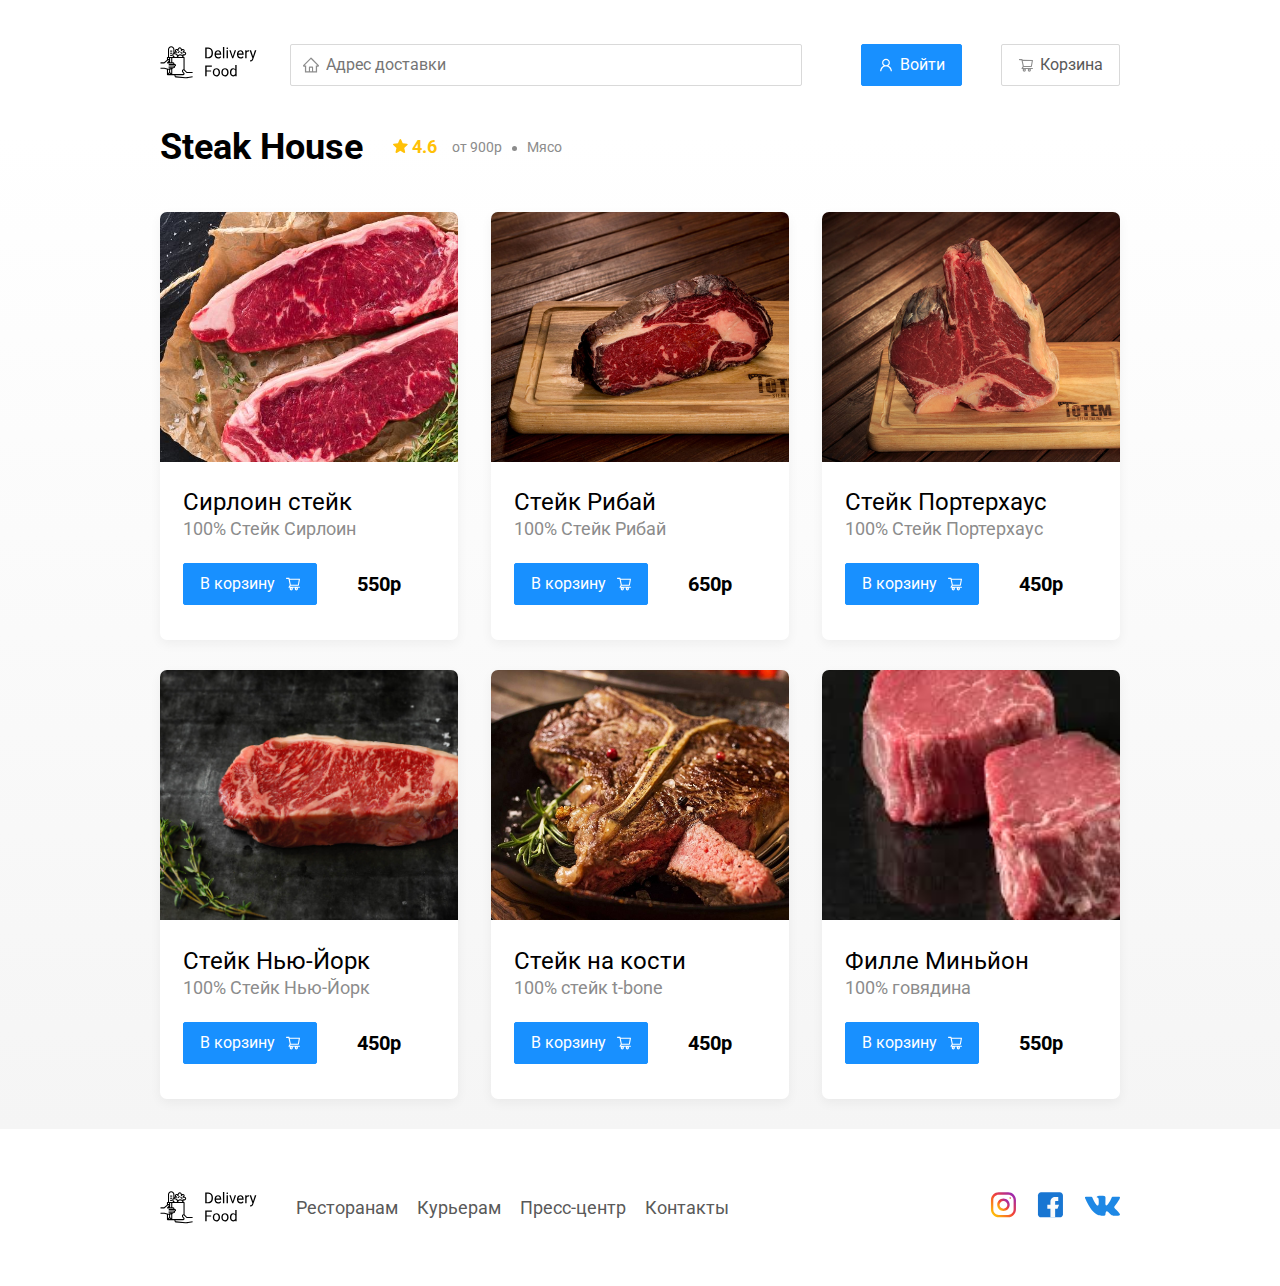
<file: 0markup/restaurant4.html>
<!DOCTYPE html>
<html lang="ru">
    <head>
        <title>Steak House</title>
        <meta charset = "utf-8">
        <meta name="viewport" content="width=device-width, initial-scale=1.0">
        <link href="https://fonts.googleapis.com/css2?family=Roboto:wght@700&display=swap" rel="stylesheet">
        <link rel="stylesheet" href="css/normalize.css">
        <link rel="stylesheet" href="css/style.css">
    </head>
    <body>
    	<div class="container">
	        <header class="header">
	        	<a href="index.html" class="logo">
					<img src="img/logo.svg" alt="Logo">
	        	</a>
	        	<input type="text" class="input input-address" placeholder="Адрес доставки">
	        	<div class="buttons"></div>
	        	<button class="button button-primary">
	        		<img src="img/icon_container.svg" alt="user" class="button-icon">
	        		<span class="button-text">Войти</span>
	        	</button>
	        	<button class="button">
	        		<img src="img/shopping-cart.svg" alt="shopping cart" class="button-icon">
	        		<span class="button-text">Корзина</span>
	        	</button>
	        </header>
	        
	    </div>
	    <main class="main">
	    	<div class="container">
	    		
	        <section class="restaurants">
	        	<div class="section-heading">
	        		<h2 class="section-title">Steak House</h2>
	        		 <div class="card-info">
	        					<div class="rating">
	        						<img src="img/vector.svg" alt="rating" class="rating-star">
	        					4.6</div>
	        					<div class="price">от 900р</div>
	        					<div class="category">Мясо</div>
	        		 </div>
	        	</div>
	        	<div class="cards">
	        		<div class="card">
	        			<img src="img/sirloin.jpg" alt="image" class="card-image">
	        			<div class="card-text">
	        				<div class="card-heading">
	        					<h3 class="card-title card-title-reg">Сирлоин стейк</h3>
	        					
	        				</div>
	        				<div class="card-info">
	        					
	        					
	        					<div class="ingredients">100% Стейк Сирлоин</div>
	        				</div>
	        				<div class="card-buttons">
	        					<button class="button button-primary">
	        						<span class="button-card-text">В корзину</span>
	        						<img src="img/cart-shopping.svg" alt="shopping-cart" class="button-card-image">

	        					</button>
	        					<strong class="card-price-bold">550p</strong>
	        				</div>
	        			</div>
	        		</div>
	        		<div class="card">
	        			<img src="img/ribeye.jpg" alt="image" class="card-image">
	        			<div class="card-text">
	        				<div class="card-heading">
	        					<h3 class="card-title card-title-reg">Стейк Рибай</h3>
	        					
	        				</div>
	        				<div class="card-info">
	        					
	        					
	        					<div class="ingredients">100% Стейк Рибай</div>
	        				</div>
	        				<div class="card-buttons">
	        					<button class="button button-primary">
	        						<span class="button-card-text">В корзину</span>
	        						<img src="img/cart-shopping.svg" alt="shopping-cart" class="button-card-image">

	        					</button>
	        					<strong class="card-price-bold">650p</strong>
	        				</div>
	        			</div>
	        		</div>
	        		<div class="card">
	        			<img src="img/porth.jpg" alt="image" class="card-image">
	        			<div class="card-text">
	        				<div class="card-heading">
	        					<h3 class="card-title card-title-reg">Стейк Портерхаус</h3>
	        					
	        				</div>
	        				<div class="card-info">
	        					
	        					
	        					<div class="ingredients">100% Стейк Портерхаус</div>
	        				</div>
	        				<div class="card-buttons">
	        					<button class="button button-primary">
	        						<span class="button-card-text">В корзину</span>
	        						<img src="img/cart-shopping.svg" alt="shopping-cart" class="button-card-image">

	        					</button>
	        					<strong class="card-price-bold">450p</strong>
	        				</div>
	        			</div>
	        		</div>
	        		<div class="card">
	        			<img src="img/steakny.jpg" alt="image" class="card-image">
	        			<div class="card-text">
	        				<div class="card-heading">
	        					<h3 class="card-title card-title-reg">Стейк Нью-Йорк</h3>
	        					
	        				</div>
	        				<div class="card-info">
	        					
	        					
	        					<div class="ingredients">100% Стейк Нью-Йорк</div>
	        				</div>
	        				<div class="card-buttons">
	        					<button class="button button-primary">
	        						<span class="button-card-text">В корзину</span>
	        						<img src="img/cart-shopping.svg" alt="shopping-cart" class="button-card-image">

	        					</button>
	        					<strong class="card-price-bold">450p</strong>
	        				</div>
	        			</div>
	        		</div>
	        		<div class="card">
	        			<img src="img/tbone.jpg" alt="image" class="card-image">
	        			<div class="card-text">
	        				<div class="card-heading">
	        					<h3 class="card-title card-title-reg">Стейк на кости</h3>
	        					
	        				</div>
	        				<div class="card-info">
	        					
	        					
	        					<div class="ingredients">100% стейк t-bone</div>
	        				</div>
	        				<div class="card-buttons">
	        					<button class="button button-primary">
	        						<span class="button-card-text">В корзину</span>
	        						<img src="img/cart-shopping.svg" alt="shopping-cart" class="button-card-image">

	        					</button>
	        					<strong class="card-price-bold">450p</strong>
	        				</div>
	        			</div>
	        		</div>
	        		<div class="card">
	        			<img src="img/filet.jpg" alt="image" class="card-image">
	        			<div class="card-text">
	        				<div class="card-heading">
	        					<h3 class="card-title card-title-reg">Филле Миньйон</h3>
	        					
	        				</div>
	        				<div class="card-info">
	        					
	        					
	        					<div class="ingredients">100% говядина</div>
	        				</div>
	        				<div class="card-buttons">
	        					<button class="button button-primary">
	        						<span class="button-card-text">В корзину</span>
	        						<img src="img/cart-shopping.svg" alt="shopping-cart" class="button-card-image">

	        					</button>
	        					<strong class="card-price-bold">550p</strong>
	        				</div>
	        			</div>
	        		</div>
	        	</div>
	        </section>
	    	</div>
	    </main>
	    <footer class="footer">
	    	<div class="container">
	    		<div class="footer-block">
	    			<img src="img/logo.svg" alt="logo" class="logo footer-logo">
	    			<nav class="footer-nav">
	    				<a href="#" class="footer-link">Ресторанам</a>
	    				<a href="#" class="footer-link">Курьерам</a>
	    				<a href="#" class="footer-link">Пресс-центр</a>
	    				<a href="#" class="footer-link">Контакты</a>
	    			</nav>
	    			<div class="social-links">
	    				<a href="#" class="social-link"><img src="img/inst.svg" alt="instagram"></a>
	    				<a href="#" class="social-link"><img src="img/fb.svg" alt="facebook"></a>
	    				<a href="#" class="social-link"><img src="img/vk.svg" alt="vkontakte"></a>
	    			</div>
	    			
	    		</div>
	    		
	    	</div>
	    	
	    </footer>
    </body>
</html>
</file>
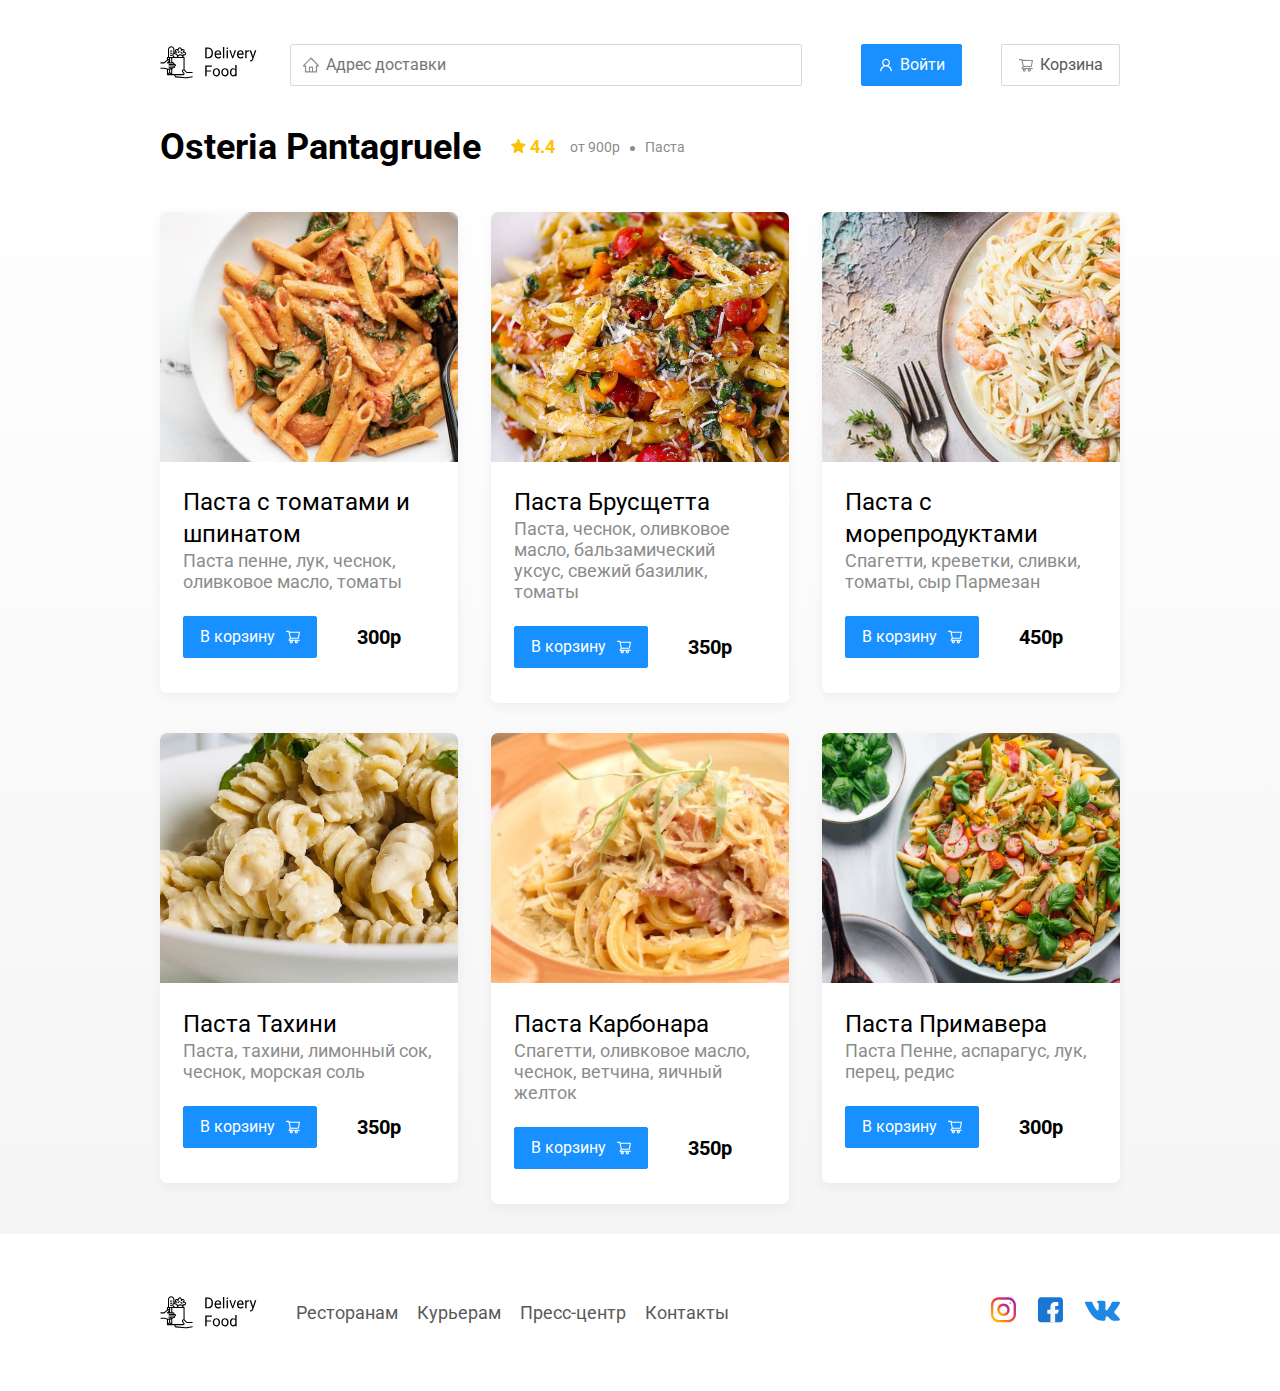
<file: 0markup/restaurant5.html>
<!DOCTYPE html>
<html lang="ru">
    <head>
        <title>Osteria Pantagruele</title>
        <meta charset = "utf-8">
        <meta name="viewport" content="width=device-width, initial-scale=1.0">
        <link href="https://fonts.googleapis.com/css2?family=Roboto:wght@700&display=swap" rel="stylesheet">
        <link rel="stylesheet" href="css/normalize.css">
        <link rel="stylesheet" href="css/style.css">
    </head>
    <body>
    	<div class="container">
	        <header class="header">
	        	<a href="index.html" class="logo">
					<img src="img/logo.svg" alt="Logo">
	        	</a>
	        	<input type="text" class="input input-address" placeholder="Адрес доставки">
	        	<div class="buttons"></div>
	        	<button class="button button-primary">
	        		<img src="img/icon_container.svg" alt="user" class="button-icon">
	        		<span class="button-text">Войти</span>
	        	</button>
	        	<button class="button">
	        		<img src="img/shopping-cart.svg" alt="shopping cart" class="button-icon">
	        		<span class="button-text">Корзина</span>
	        	</button>
	        </header>
	        
	    </div>
	    <main class="main">
	    	<div class="container">
	    		
	        <section class="restaurants">
	        	<div class="section-heading">
	        		<h2 class="section-title">Osteria Pantagruele</h2>
	        		 <div class="card-info">
	        					<div class="rating">
	        						<img src="img/vector.svg" alt="rating" class="rating-star">
	        					4.4</div>
	        					<div class="price">от 900р</div>
	        					<div class="category">Паста</div>
	        		 </div>
	        	</div>
	        	<div class="cards">
	        		<div class="card">
	        			<img src="img/stpasta.jpg" alt="image" class="card-image">
	        			<div class="card-text">
	        				<div class="card-heading">
	        					<h3 class="card-title card-title-reg">Паста с томатами и шпинатом</h3>
	        					
	        				</div>
	        				<div class="card-info">
	        					
	        					
	        					<div class="ingredients">Паста пенне, лук, чеснок, оливковое масло, томаты</div>
	        				</div>
	        				<div class="card-buttons">
	        					<button class="button button-primary">
	        						<span class="button-card-text">В корзину</span>
	        						<img src="img/cart-shopping.svg" alt="shopping-cart" class="button-card-image">

	        					</button>
	        					<strong class="card-price-bold">300p</strong>
	        				</div>
	        			</div>
	        		</div>
	        		<div class="card">
	        			<img src="img/bpasta.jpg" alt="image" class="card-image">
	        			<div class="card-text">
	        				<div class="card-heading">
	        					<h3 class="card-title card-title-reg">Паста Брусщетта</h3>
	        					
	        				</div>
	        				<div class="card-info">
	        					
	        					
	        					<div class="ingredients">Паста, чеснок, оливковое масло, бальзамический уксус, свежий базилик, томаты</div>
	        				</div>
	        				<div class="card-buttons">
	        					<button class="button button-primary">
	        						<span class="button-card-text">В корзину</span>
	        						<img src="img/cart-shopping.svg" alt="shopping-cart" class="button-card-image">

	        					</button>
	        					<strong class="card-price-bold">350p</strong>
	        				</div>
	        			</div>
	        		</div>
	        		<div class="card">
	        			<img src="img/spasta.jpg" alt="image" class="card-image">
	        			<div class="card-text">
	        				<div class="card-heading">
	        					<h3 class="card-title card-title-reg">Паста с морепродуктами</h3>
	        					
	        				</div>
	        				<div class="card-info">
	        					
	        					
	        					<div class="ingredients">Спагетти, креветки, сливки, томаты, сыр Пармезан</div>
	        				</div>
	        				<div class="card-buttons">
	        					<button class="button button-primary">
	        						<span class="button-card-text">В корзину</span>
	        						<img src="img/cart-shopping.svg" alt="shopping-cart" class="button-card-image">

	        					</button>
	        					<strong class="card-price-bold">450p</strong>
	        				</div>
	        			</div>
	        		</div>
	        		<div class="card">
	        			<img src="img/tpasta.jpg" alt="image" class="card-image">
	        			<div class="card-text">
	        				<div class="card-heading">
	        					<h3 class="card-title card-title-reg">Паста Тахини</h3>
	        					
	        				</div>
	        				<div class="card-info">
	        					
	        					
	        					<div class="ingredients">Паста, тахини, лимонный сок, чеснок, морская соль</div>
	        				</div>
	        				<div class="card-buttons">
	        					<button class="button button-primary">
	        						<span class="button-card-text">В корзину</span>
	        						<img src="img/cart-shopping.svg" alt="shopping-cart" class="button-card-image">

	        					</button>
	        					<strong class="card-price-bold">350p</strong>
	        				</div>
	        			</div>
	        		</div>
	        		<div class="card">
	        			<img src="img/carbpasta.jpg" alt="image" class="card-image">
	        			<div class="card-text">
	        				<div class="card-heading">
	        					<h3 class="card-title card-title-reg">Паста Карбонара</h3>
	        					
	        				</div>
	        				<div class="card-info">
	        					
	        					
	        					<div class="ingredients">Спагетти, оливковое масло, чеснок, ветчина, яичный желток</div>
	        				</div>
	        				<div class="card-buttons">
	        					<button class="button button-primary">
	        						<span class="button-card-text">В корзину</span>
	        						<img src="img/cart-shopping.svg" alt="shopping-cart" class="button-card-image">

	        					</button>
	        					<strong class="card-price-bold">350p</strong>
	        				</div>
	        			</div>
	        		</div>
	        		<div class="card">
	        			<img src="img/ppasta.jpg" alt="image" class="card-image">
	        			<div class="card-text">
	        				<div class="card-heading">
	        					<h3 class="card-title card-title-reg">Паста Примавера</h3>
	        					
	        				</div>
	        				<div class="card-info">
	        					
	        					
	        					<div class="ingredients">Паста Пенне, аспарагус, лук, перец, редис</div>
	        				</div>
	        				<div class="card-buttons">
	        					<button class="button button-primary">
	        						<span class="button-card-text">В корзину</span>
	        						<img src="img/cart-shopping.svg" alt="shopping-cart" class="button-card-image">

	        					</button>
	        					<strong class="card-price-bold">300p</strong>
	        				</div>
	        			</div>
	        		</div>
	        	</div>
	        </section>
	    	</div>
	    </main>
	    <footer class="footer">
	    	<div class="container">
	    		<div class="footer-block">
	    			<img src="img/logo.svg" alt="logo" class="logo footer-logo">
	    			<nav class="footer-nav">
	    				<a href="#" class="footer-link">Ресторанам</a>
	    				<a href="#" class="footer-link">Курьерам</a>
	    				<a href="#" class="footer-link">Пресс-центр</a>
	    				<a href="#" class="footer-link">Контакты</a>
	    			</nav>
	    			<div class="social-links">
	    				<a href="#" class="social-link"><img src="img/inst.svg" alt="instagram"></a>
	    				<a href="#" class="social-link"><img src="img/fb.svg" alt="facebook"></a>
	    				<a href="#" class="social-link"><img src="img/vk.svg" alt="vkontakte"></a>
	    			</div>
	    			
	    		</div>
	    		
	    	</div>
	    	
	    </footer>
    </body>
</html>
</file>
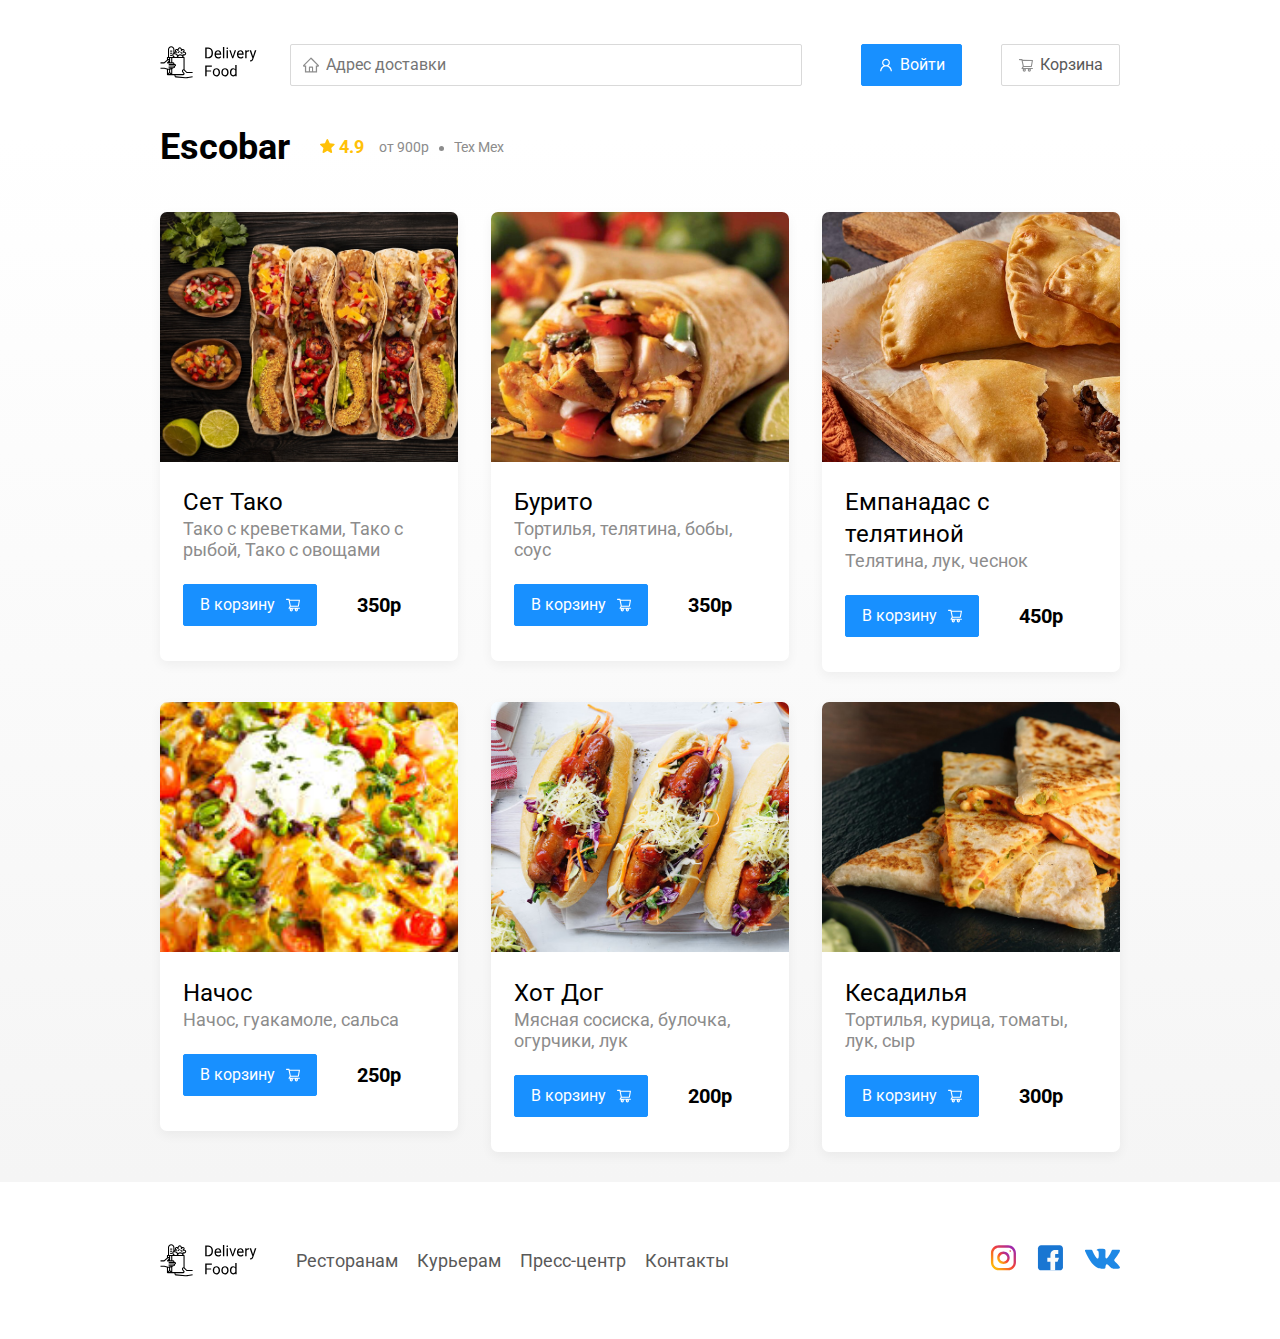
<file: 0markup/restaurant6.html>
<!DOCTYPE html>
<html lang="ru">
    <head>
        <title>Escobar</title>
        <meta charset = "utf-8">
        <meta name="viewport" content="width=device-width, initial-scale=1.0">
        <link href="https://fonts.googleapis.com/css2?family=Roboto:wght@700&display=swap" rel="stylesheet">
        <link rel="stylesheet" href="css/normalize.css">
        <link rel="stylesheet" href="css/style.css">
    </head>
    <body>
    	<div class="container">
	        <header class="header">
	        	<a href="index.html" class="logo">
					<img src="img/logo.svg" alt="Logo">
	        	</a>
	        	<input type="text" class="input input-address" placeholder="Адрес доставки">
	        	<div class="buttons"></div>
	        	<button class="button button-primary">
	        		<img src="img/icon_container.svg" alt="user" class="button-icon">
	        		<span class="button-text">Войти</span>
	        	</button>
	        	<button class="button">
	        		<img src="img/shopping-cart.svg" alt="shopping cart" class="button-icon">
	        		<span class="button-text">Корзина</span>
	        	</button>
	        </header>
	        
	    </div>
	    <main class="main">
	    	<div class="container">
	    		
	        <section class="restaurants">
	        	<div class="section-heading">
	        		<h2 class="section-title">Escobar</h2>
	        		 <div class="card-info">
	        					<div class="rating">
	        						<img src="img/vector.svg" alt="rating" class="rating-star">
	        					4.9</div>
	        					<div class="price">от 900р</div>
	        					<div class="category">Tex Mex</div>
	        		 </div>
	        	</div>
	        	<div class="cards">
	        		<div class="card">
	        			<img src="img/tacoset.jpg" alt="image" class="card-image">
	        			<div class="card-text">
	        				<div class="card-heading">
	        					<h3 class="card-title card-title-reg">Сет Тако</h3>
	        					
	        				</div>
	        				<div class="card-info">
	        					
	        					
	        					<div class="ingredients">Тако с креветками, Тако с рыбой, Тако с овощами </div>
	        				</div>
	        				<div class="card-buttons">
	        					<button class="button button-primary">
	        						<span class="button-card-text">В корзину</span>
	        						<img src="img/cart-shopping.svg" alt="shopping-cart" class="button-card-image">

	        					</button>
	        					<strong class="card-price-bold">350p</strong>
	        				</div>
	        			</div>
	        		</div>
	        		<div class="card">
	        			<img src="img/burito.jpeg" alt="image" class="card-image">
	        			<div class="card-text">
	        				<div class="card-heading">
	        					<h3 class="card-title card-title-reg">Бурито</h3>
	        					
	        				</div>
	        				<div class="card-info">
	        					
	        					
	        					<div class="ingredients">Тортилья, телятина, бобы, соус</div>
	        				</div>
	        				<div class="card-buttons">
	        					<button class="button button-primary">
	        						<span class="button-card-text">В корзину</span>
	        						<img src="img/cart-shopping.svg" alt="shopping-cart" class="button-card-image">

	        					</button>
	        					<strong class="card-price-bold">350p</strong>
	        				</div>
	        			</div>
	        		</div>
	        		<div class="card">
	        			<img src="img/empanadas.jpg" alt="image" class="card-image">
	        			<div class="card-text">
	        				<div class="card-heading">
	        					<h3 class="card-title card-title-reg">Емпанадас с телятиной</h3>
	        					
	        				</div>
	        				<div class="card-info">
	        					
	        					
	        					<div class="ingredients">Телятина, лук, чеснок</div>
	        				</div>
	        				<div class="card-buttons">
	        					<button class="button button-primary">
	        						<span class="button-card-text">В корзину</span>
	        						<img src="img/cart-shopping.svg" alt="shopping-cart" class="button-card-image">

	        					</button>
	        					<strong class="card-price-bold">450p</strong>
	        				</div>
	        			</div>
	        		</div>
	        		<div class="card">
	        			<img src="img/nachos.jpg" alt="image" class="card-image">
	        			<div class="card-text">
	        				<div class="card-heading">
	        					<h3 class="card-title card-title-reg">Начос</h3>
	        					
	        				</div>
	        				<div class="card-info">
	        					
	        					
	        					<div class="ingredients">Начос, гуакамоле, сальса</div>
	        				</div>
	        				<div class="card-buttons">
	        					<button class="button button-primary">
	        						<span class="button-card-text">В корзину</span>
	        						<img src="img/cart-shopping.svg" alt="shopping-cart" class="button-card-image">

	        					</button>
	        					<strong class="card-price-bold">250p</strong>
	        				</div>
	        			</div>
	        		</div>
	        		<div class="card">
	        			<img src="img/hd.jpg" alt="image" class="card-image">
	        			<div class="card-text">
	        				<div class="card-heading">
	        					<h3 class="card-title card-title-reg">Хот Дог</h3>
	        					
	        				</div>
	        				<div class="card-info">
	        					
	        					
	        					<div class="ingredients">Мясная сосиска, булочка, огурчики, лук</div>
	        				</div>
	        				<div class="card-buttons">
	        					<button class="button button-primary">
	        						<span class="button-card-text">В корзину</span>
	        						<img src="img/cart-shopping.svg" alt="shopping-cart" class="button-card-image">

	        					</button>
	        					<strong class="card-price-bold">200p</strong>
	        				</div>
	        			</div>
	        		</div>
	        		<div class="card">
	        			<img src="img/quesa.jpg" alt="image" class="card-image">
	        			<div class="card-text">
	        				<div class="card-heading">
	        					<h3 class="card-title card-title-reg">Кесадилья</h3>
	        					
	        				</div>
	        				<div class="card-info">
	        					
	        					
	        					<div class="ingredients">Тортилья, курица, томаты, лук, сыр</div>
	        				</div>
	        				<div class="card-buttons">
	        					<button class="button button-primary">
	        						<span class="button-card-text">В корзину</span>
	        						<img src="img/cart-shopping.svg" alt="shopping-cart" class="button-card-image">

	        					</button>
	        					<strong class="card-price-bold">300p</strong>
	        				</div>
	        			</div>
	        		</div>
	        	</div>
	        </section>
	    	</div>
	    </main>
	    <footer class="footer">
	    	<div class="container">
	    		<div class="footer-block">
	    			<img src="img/logo.svg" alt="logo" class="logo footer-logo">
	    			<nav class="footer-nav">
	    				<a href="#" class="footer-link">Ресторанам</a>
	    				<a href="#" class="footer-link">Курьерам</a>
	    				<a href="#" class="footer-link">Пресс-центр</a>
	    				<a href="#" class="footer-link">Контакты</a>
	    			</nav>
	    			<div class="social-links">
	    				<a href="#" class="social-link"><img src="img/inst.svg" alt="instagram"></a>
	    				<a href="#" class="social-link"><img src="img/fb.svg" alt="facebook"></a>
	    				<a href="#" class="social-link"><img src="img/vk.svg" alt="vkontakte"></a>
	    			</div>
	    			
	    		</div>
	    		
	    	</div>
	    	
	    </footer>
    </body>
</html>
</file>
<file: 0markup/css/style.css>
* {
	box-sizing: border-box;
}
body {
	font-family: "Roboto", sans-serif;
	padding-top: 44px;
}
.container {
	max-width: 1200px;
	margin: auto;
}
.header {
	display: flex;
	align-items: center;
	justify-content: space-between;
	margin-bottom: 40px;
}
.input {
	background: #FFFFFF;
	border: 1px solid #D9D9D9;
	border-radius: 2px;
	font-size: 16px;
	line-height: 24px;
	padding: 8px;
	padding-left: 35px;
	background-repeat: no-repeat;
	background-position: left 11px center;
}
.input-address {
	
	flex: 0.8;
	background-image: url(../img/home.svg);
	
	
}
.input-search {
	background-image: url(../img/search.svg);
	width: 300px;
	margin-left: auto;
	
}
.buttons {
	display: flex;
	align-items: center;
}
.button {
	display: flex;
	align-items: center;
	padding: 8px 16px;
	background: #ffffff;
	border: 1px solid #d9d9d9;
	box-sizing: border-box;
	box-shadow: 0px 0px 2px rgba(0, 0, 0, 0.0015);
	border-radius: 2px;
	color: #595959;
	font-size: 16px;
	line-height: 24px;

}
.button-primary {
	background: #1890ff;
	border: 1px solid #1890ff;
	color: #fff;
	margin-right: 10px;
}
.button-icon {
	margin-right: 6px;

}
.button-card-text {
	margin-right: 10px;
}
.promo {
	box-shadow: 0px 7px 12px rgba(158, 158, 163, 0.1);
	background: #fff1b8 url(../img/promoimage.jpeg) no-repeat top -100px right -247px / 924px;  
	border-radius: 10px;
	padding: 68px 70px;
	margin-bottom: 56px;
}
.promo-title {
	font-style: normal;
	font-weight: bold;
	font-size: 39px;
	line-height: 46px;
	color: #302c34;
}
.promo-text {
	font-style: normal;
	font-weight: normal;
	font-size: 24px;
	line-height: 28px;
	color: #302c34;
	max-width: 538px;
}
.main {
	background: linear-gradient(180deg, rgba(245, 245, 245, 0) 1.04%, #f5f5f5 100%);
}
.section-heading {
	display: flex;
	align-items: center;
	
	margin-bottom: 44px;
}
.section-title {
	font-style: normal;
	font-weight: bold;
	font-size: 36px;
	line-height: 42px;
	color: #000000;
	margin: 0;
	margin-right: 30px;
}
.cards {
	display: flex;
	flex-wrap: wrap;
	align-items: flex-start;
	justify-content: space-between;
}
.card {
	background: #ffffff;
	box-shadow: 0px 4px 12px rgba(0, 0, 0, 0.05);
	border-radius: 7px;
	overflow: hidden;
	margin-bottom: 30px;
	flex-basis:31%;
	text-decoration: none;
}
.card-image {
	width: 384px;
	height: 250px;
	object-fit: cover;

}
.card-text {
	padding-top: 20px;
	padding-bottom: 35px;
	padding-left: 23px;
	padding-right: 23px;	
}
.card-heading {
	display: flex;
	align-items: center;
	justify-content: space-between;
}
.card-title {
	margin: 0;
	font-style: normal;
	font-weight: bold;
	font-size: 24px;
	line-height: 32px;
}
.card-title-reg {
	font-weight: 400;
}
.card-tag {
	font-style: normal;
	font-weight: normal;
	font-size: 12px;
	line-height: 20px;
	color: #ffffff;
	background: #262626;
	border-radius: 2px;
	padding: 1px 8px;
}
.card-info {
	display: flex;
	align-items: center;
	flex-wrap: wrap;
	
}
.card-buttons {
	display: flex;
	margin-top: 24px;
	align-items: center;
}
.card-price-bold {
	font-weight: bold;
	font-size: 20px;
	line-height: 32px;
	margin-left: 30px;
}
.rating {
	margin-right: 26px;
	color: #ffc107;
	font-weight: bold;
	font-size: 18px;
	line-height: 32px;
}
.price, .category {
	color: #8c8c8c;
	font-size: 18px;
	line-height: 32px;
}
.price {
	margin-right: 10px;
}
.ingredients {
	color: #8c8c8c;
	font-size: 18px;
	line-height: 21px;
}
.category {
	text-overflow: ellipsis;
	overflow: hidden;
	white-space: nowrap;
	max-width: 150px;
}
.price:after {
	content: "";
	width: 5px;
	height: 5px;
	background-color: #8c8c8c;
	display: inline-block;
	vertical-align: middle;
	border-radius: 50%;
	margin-left: 10px;
}
.footer {
	padding: 60px 0;
}
.footer-block {
	display: flex;
	align-items: center;
	justify-content: space-between;
}
.footer-nav {
	margin-left: 35px;
	margin-right: auto;
}
.footer-link {
	display: inline-block;
	color: #595959;
	text-decoration: none;
	font-style: normal;
	font-weight: normal;
	font-size: 18px;
	line-height: 21px;
}
.footer-link:not(:last-child) {
	margin-right: 15px;
}
.social-links {
	display: flex;
	align-items: center;
}
.social-link:not(:last-child) {
	margin-right: 21px;
}
.modal {
	position: fixed;
	left: 0;
	top: 0;
	width: 100%;
	height: 100%;
	background: rgba(0, 0, 0, 0.4);
	display: none;

}
.is-open {
	display: flex;
}
.modal-dialog {
	max-width: 780px;
	width: 95%;
	background: #ffffff;
	border-radius: 5px;
	margin: auto;
	padding: 40px 45px;
}
.modal-header {
	display: flex;
	align-items: center;
	justify-content: space-between;
	margin-bottom: 45px;
}
.modal-title {
	margin: 0;
	font-weight: bold;
	font-size: 36px;
	line-height: 42px;
}
.close {
	font-size: 36px;
	border: none;
	background-color: transparent;
}
.modal-body {
	margin-bottom: 52px;
}
.food-row {
	display: flex;
	align-items: flex-start;
	justify-content: space-between;
	padding-bottom: 8px;
	border-bottom: 1px solid #d9d9d9;
	margin-bottom: 15px;
}
.food-name {
	font-weight: normal;
	font-size: 18px;
	line-height: 32px;
}
.food-price {
	margin-left: auto;
	margin-right: 47px;
	font-weight: bold;
	font-size: 20px;
	line-height: 32px;
}
.food-counter {
	display: flex;
	align-items: center;
}
.counter-button {
	display: flex;
	align-items: center;
	justify-content: center;
	width: 39px;
	height: 32px;
	background: #ffffff;
	border: 1px solid #40a9ff;
	box-sizing: border-box;
	border-radius: 2px;
	font-weight: normal;
	font-size: 14px;
	line-height: 22px;
	color: #40a9ff;
}
.counter {
	font-size: 16px;
	line-height: 24px;
	margin-left: 10px;
	margin-right: 10px;
}
.modal-footer {
	display: flex;
	align-items: center;
	justify-content: space-between;
}
.footer-buttons {
	display: flex;
	align-items: center;
}
.modal-pricetag {
	background: #262626;
	border-radius: 5px;
	color: #ffffff;
	padding: 15px 20px;
	font-size: 20px;
	line-height: 23px;
}
@media (max-width: 1366px) {
	.container {
		max-width: 960px;
	}
	.promo {
		background-position: center right -300px;
		background-size: 750px;
	}
	.rating {
		margin-right: 15px;
	}
	.category,
	.price  {
		font-size: 14px;
	}
}
@media (max-width: 992px) {
	.container{
		max-width: 750px;
	}
	.promo {
		padding: 50px;
		background-size: 500px;
		background-position: center right -200px;
	}
	.promo-text {
		font-size: 18px;
		max-width: 400px;
	}
	.card {
		flex-basis: 49%;
	}
	.footer-link {
		font-size: 16px;
	}
}
@media (max-width: 768px) {
	.container {
		max-width: 560px;
	}
	.card-info {
		flex-wrap: wrap;
	}
	.card .rating {
		flex-basis: 100%;
	}
	.card-title {
		font-size: 18px;
	}
	.promo {
		background-size: 400px;
		background-position: bottom 50px right -200px;
	}
	.promo-title {
		font-size: 24px;
		line-height: 1.4;
	}
	.promo-text {
		margin-top: 0;
	}
}
@media (max-width: 578px) {
	.container {
		width: 90%;
	}
	.header {
		flex-wrap: wrap;
	}
	.input-address {
		margin-top: 15px;
		order: 5;
		flex: 1;
	}
	.promo {
		background-image: none;
	}
	.promo-title {
		margin-bottom: 10px;
	}
	.section-title {
		font-size: 20px;
	}
	.card {
		
		flex-basis: 100%;
	}
	.card-image {
		width: 100%;
	}
	.footer {
		padding: 30px 0;
	}
	.footer-block {
		align-items: flex-start;
		
	}
	.footer-nav {
		margin-left: 0;
		margin-right: 0;
		order: 0;
		display: flex;
		flex-direction: column;
	}
	.footer-logo {
		margin-right: 15px;
		order: 1;
		
	}
	.social-links {
		order: 2;
	}
}
@media (max-width: 480px) {
	.button-text {
		display: none;
	}
	.button-icon {
		margin: 0;
	}
	.button {
		min-height: 40px;
	}
	.promo {
		padding: 20px;
	}
	.section-heading {
		flex-wrap: wrap;
	}
	.footer-block {
		flex-wrap: wrap;
		flex-direction: column;
		align-items: center;
	}
	.footer-logo {
		order: 0;
		margin-bottom: 20px;
	}
	.footer-nav {
		margin-bottom: 20px;
		text-align: center;
	}
	.footer-link:not(:last-child) {
		margin-right: 0;
	}
}
</file>
